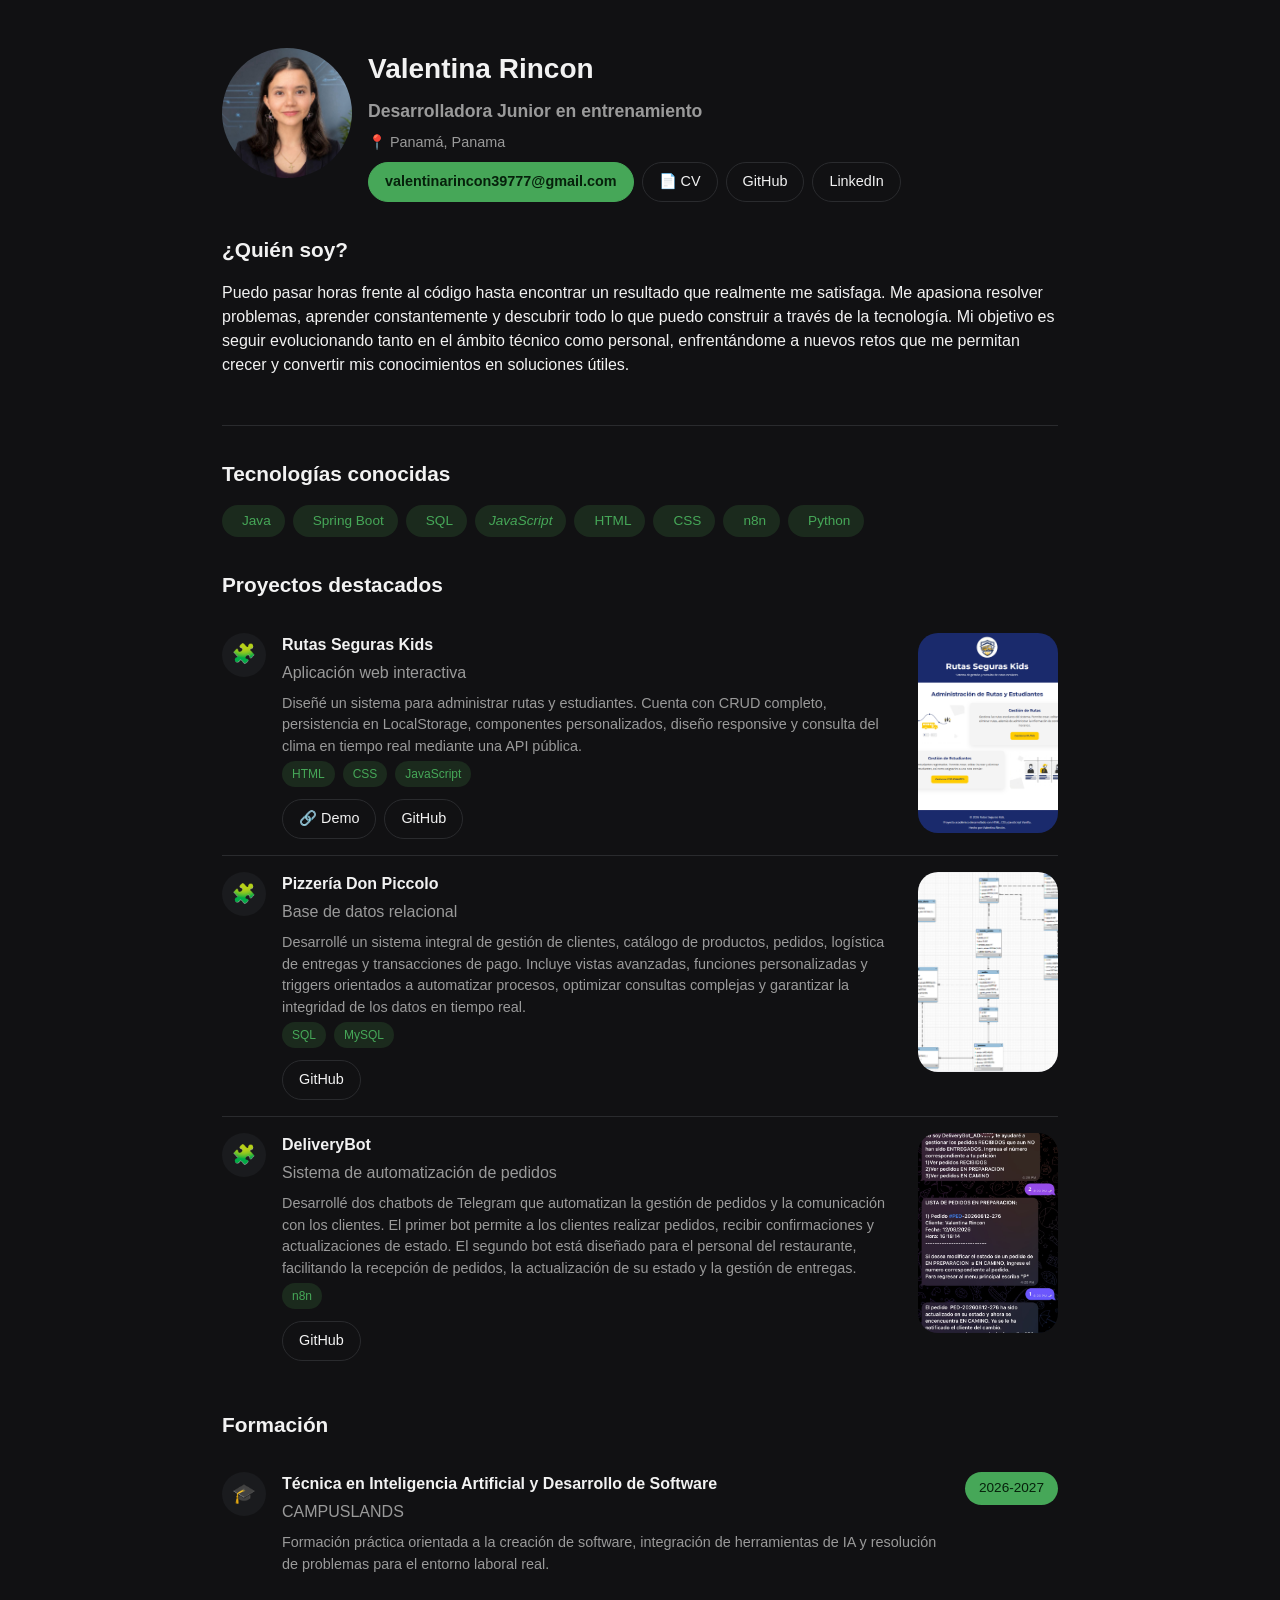
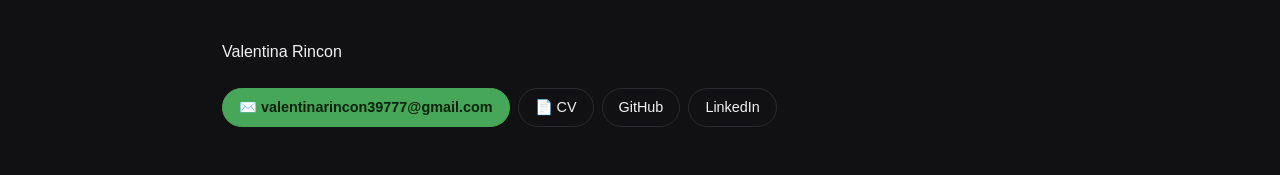
<file: index.html>
<!DOCTYPE html>
<html lang="es">
<head>
  <meta charset="UTF-8">
  <meta name="viewport" content="width=device-width, initial-scale=1.0">
  <title>Valentina Rincon — Desarrolladora</title>
 <link rel="icon" href="assets/avatar.jpg" >
  <link rel="stylesheet" href="style.css">
</head>
<body>

    
  <main class="portfolio">
 
    <!-- HEADER -->
    <header class="header">
      <img class="avatar" src="assets/avatar.jpg" alt="Foto de perfil">
      <div class="header-info">
        <h1>Valentina Rincon</h1>
        <h2 class="skill">Desarrolladora Junior en entrenamiento</h2>
        <p class="location">
          <span aria-hidden="true">📍</span> Panamá, Panama
        </p>
 
        <div class="media">
          <a class="btn btn-solid" >
             valentinarincon39777@gmail.com
          </a>
          <div class="media-links">
            <a class="btn" href="https://drive.google.com/file/d/13-wh_CLWmAPL011jVxY_jJJwFTj4Y9oR/view?usp=sharing" target="_blank" rel="noopener">📄 CV</a>
            <a class="btn" href="https://github.com/valentinarincon39777-coder" target="_blank" rel="noopener">GitHub</a>
            <a class="btn" href="https://www.linkedin.com/in/valentina-rincon-mayorga-787b583a9/" target="_blank" rel="noopener">LinkedIn</a>
          </div>
        </div>
      </div>
    </header>





    
 
    <!-- SOBRE MI -->
    <section class="section" aria-labelledby="about-title">
      <h2 id="about-title">¿Quién soy?</h2>
      <p> Puedo pasar horas frente al código hasta encontrar un resultado que realmente me satisfaga. Me apasiona resolver problemas, aprender constantemente y descubrir todo lo que puedo construir a través de la tecnología.

Mi objetivo es seguir evolucionando tanto en el ámbito técnico como personal, enfrentándome a nuevos retos que me permitan crecer y convertir mis conocimientos en soluciones útiles.</p>
    </section>
    
 
    <hr class="divider">
 
    <!-- TECNOLOGIAS -->
    <section class="section" aria-labelledby="tech-title">
      <h2 id="tech-title">Tecnologías conocidas</h2>
      <ul class="tech-list">

        
        <li class="badge"><i class="devicon-css3-plain"></i>Java</li>
        <li class="badge"><i class="devicon-css3-plain"></i>Spring Boot</li>
        <li class="badge"><i class="devicon-css3-plain"></i>SQL</li>
        <li class="badge"><i class="devicon-javascript-plain">JavaScript</i></li>
        <li class="badge"><i class="devicon-django-plain"></i>HTML</li>
        <li class="badge"><i class="devicon-postgresql-plain"></i>CSS</li>
        <li class="badge"><i class="devicon-postgresql-plain"></i>n8n</li>
        <li class="badge"><i class="devicon-python-plain"></i> Python</li>
        
      </ul>
    </section>


 
    <!-- EXPERIENCIA -->


    <!--  <section class="section" aria-labelledby="experience-title">
      <h2 id="experience-title">Experiencia</h2>
      
      <article class="info-item">
        <div class="icon-badge" aria-hidden="true">💼</div>
        <div class="info-content">
          <p class="info-title">Puesto</p>
          <p class="info-subtitle">Empresa</p>
          <p class="info-description">Breve descripción de tus funciones y logros.</p>
        </div>
        <span class="badge badge-muted">2024 - Presente</span>
      </article>
    </section>
    -->

    





        <!-- PROYECTOS-->
 
    <section class="section" aria-labelledby="projects-title">
      <h2 id="projects-title">Proyectos destacados</h2>
    

      
        <!--proyecto 1-->
      <article class="info-item">
        <div class="icon-badge" aria-hidden="true">🧩</div>
        <div class="info-content">
          <p class="info-title">Rutas Seguras Kids</p>
          <p class="info-subtitle">Aplicación web interactiva</p>
          <p class="info-description">Diseñé un sistema para administrar rutas y estudiantes. Cuenta con CRUD completo, persistencia en LocalStorage, componentes personalizados, diseño responsive y consulta del clima en tiempo real mediante una API pública.</p>
          <ul class="tech-list tech-list-small">
            <li class="badge" class="badge badge-outline">HTML</li>
            <li  class="badge" class="badge badge-outline">CSS</li>
            <li  class="badge" class="badge badge-outline">JavaScript</li>
          </ul>
          <div class="info-links">
            <a class="btn" href="https://valentinarincon39777-coder.github.io/js-vanilla-route-manager/" target="_blank">🔗 Demo</a>
            <a class="btn" href="https://github.com/valentinarincon39777-coder/js-vanilla-route-manager" target="_blank">GitHub</a>
            <!--<a class="btn" href="https://github.com/valentinarincon39777-coder/js-vanilla-route-manager" target="_blank">Video</a> -->
          </div>
        </div>
        <img class="info-image" src="assets/proyecto_1.png" alt="Captura del proyecto">
      </article>

      <!--proyecto 2-->
      <article class="info-item">
        <div class="icon-badge" aria-hidden="true">🧩</div>
        <div class="info-content">
          <p class="info-title">Pizzería Don Piccolo</p>
          <p class="info-subtitle">Base de datos relacional</p>
          <p class="info-description">Desarrollé un sistema integral de gestión de clientes, catálogo de productos, pedidos, logística de entregas y transacciones de pago. Incluye vistas avanzadas, funciones personalizadas y triggers orientados a automatizar procesos, optimizar consultas complejas y garantizar la integridad de los datos en tiempo real.</p>
          <ul class="tech-list tech-list-small">
            <li class="badge" class="badge badge-outline">SQL</li>
            <li class="badge" class="badge badge-outline">MySQL</li>
            
          </ul>
          <div class="info-links">
            <a class="btn" href="https://github.com/valentinarincon39777-coder/sql-restaurant-order-database" target="_blank">GitHub</a>
            <!--<a class="btn" href="https://github.com/valentinarincon39777-coder/sql-restaurant-order-databas" target="_blank">Video</a> -->
          </div>
        </div>
        <img class="info-image" src="assets/proyecto_2.png" alt="Captura del proyecto">
      </article>

      <!--proyecto 3-->
      <article class="info-item">
        <div class="icon-badge" aria-hidden="true">🧩</div>
        <div class="info-content">
          <p class="info-title">DeliveryBot</p>
          <p class="info-subtitle">Sistema de automatización de pedidos</p>
          <p class="info-description">Desarrollé dos chatbots de Telegram que automatizan la gestión de pedidos y la comunicación con los clientes. El primer bot permite a los clientes realizar pedidos, recibir confirmaciones y actualizaciones de estado. El segundo bot está diseñado para el personal del restaurante, facilitando la recepción de pedidos, la actualización de su estado y la gestión de entregas. </p>
          <ul class="tech-list tech-list-small">
            <li class="badge" class="badge badge-outline">n8n</li>
        
            
          </ul>
          <div class="info-links">
            <a class="btn" href="https://github.com/valentinarincon39777-coder/deliverybot-n8n-telegram" target="_blank">GitHub</a>
            <!--<a class="btn" href="https://github.com/valentinarincon39777-coder/deliverybot-n8n-telegram" target="_blank">Video</a> -->
          </div>
        </div>
        <img class="info-image" src="assets/proyecto_3.jpg" alt="Captura del proyecto">
      </article>


      





    </section>


       <!-- FORMACION -->
 
    <section class="section" aria-labelledby="training-title">
      <h2 id="training-title">Formación</h2>
 
      <article class="info-item">
        <div class="icon-badge" aria-hidden="true">🎓</div>
        <div class="info-content">
          <p class="info-title">Técnica en Inteligencia Artificial y Desarrollo de Software </p>
          <p class="info-subtitle">CAMPUSLANDS</p>
          <p class="info-description">Formación práctica orientada a la creación de software, integración de herramientas de IA y resolución de problemas para el entorno laboral real.   </p>
        </div>
        <span class="badge badge-accent">2026-2027</span>
      </article>
    </section>



 
    <!-- EXTRA -->

        <!--   <section class="section" aria-labelledby="extra-title">
      <h2 id="extra-title">Extra</h2>
      <div class="cards-grid">
        <a class="card" href="#">
          <img class="card-image" src="assets/extra_1.jpg" alt="">
          <div class="card-body">
            <p class="card-title">Título</p>
            <p class="card-description">Descripción breve.</p>
          </div>
        </a>
        <a class="card" href="#">
          <img class="card-image" src="assets/extra_2.jpg" alt="">
          <div class="card-body">
            <p class="card-title">Título</p>
            <p class="card-description">Descripción breve.</p>
          </div>
        </a>
        <a class="card" href="#">
          <img class="card-image" src="assets/extra_3.jpg" alt="">
          <div class="card-body">
            <p class="card-title">Título</p>
            <p class="card-description">Descripción breve.</p>
          </div>
        </a>
      </div>
    </section>
 
    <hr class="divider">-->


    


 
    <!-- FOOTER-->
    <footer class="footer">
      <p>Valentina Rincon</p>

      <div class="media">
        <a class="btn btn-solid" >✉️ valentinarincon39777@gmail.com</a>
        <div class="media-links">
          <a class="btn" href="https://drive.google.com/file/d/13-wh_CLWmAPL011jVxY_jJJwFTj4Y9oR/view?usp=sharing" target="_blank" rel="noopener">📄 CV</a>
          <a class="btn" href="https://github.com/valentinarincon39777-coder" target="_blank" rel="noopener">GitHub</a>
          <a class="btn" href="https://www.linkedin.com/in/valentina-rincon-mayorga-787b583a9/" target="_blank" rel="noopener">LinkedIn</a>
        </div>
      </div>
    </footer>
 
  </main>
 
</body>
</html>
</file>
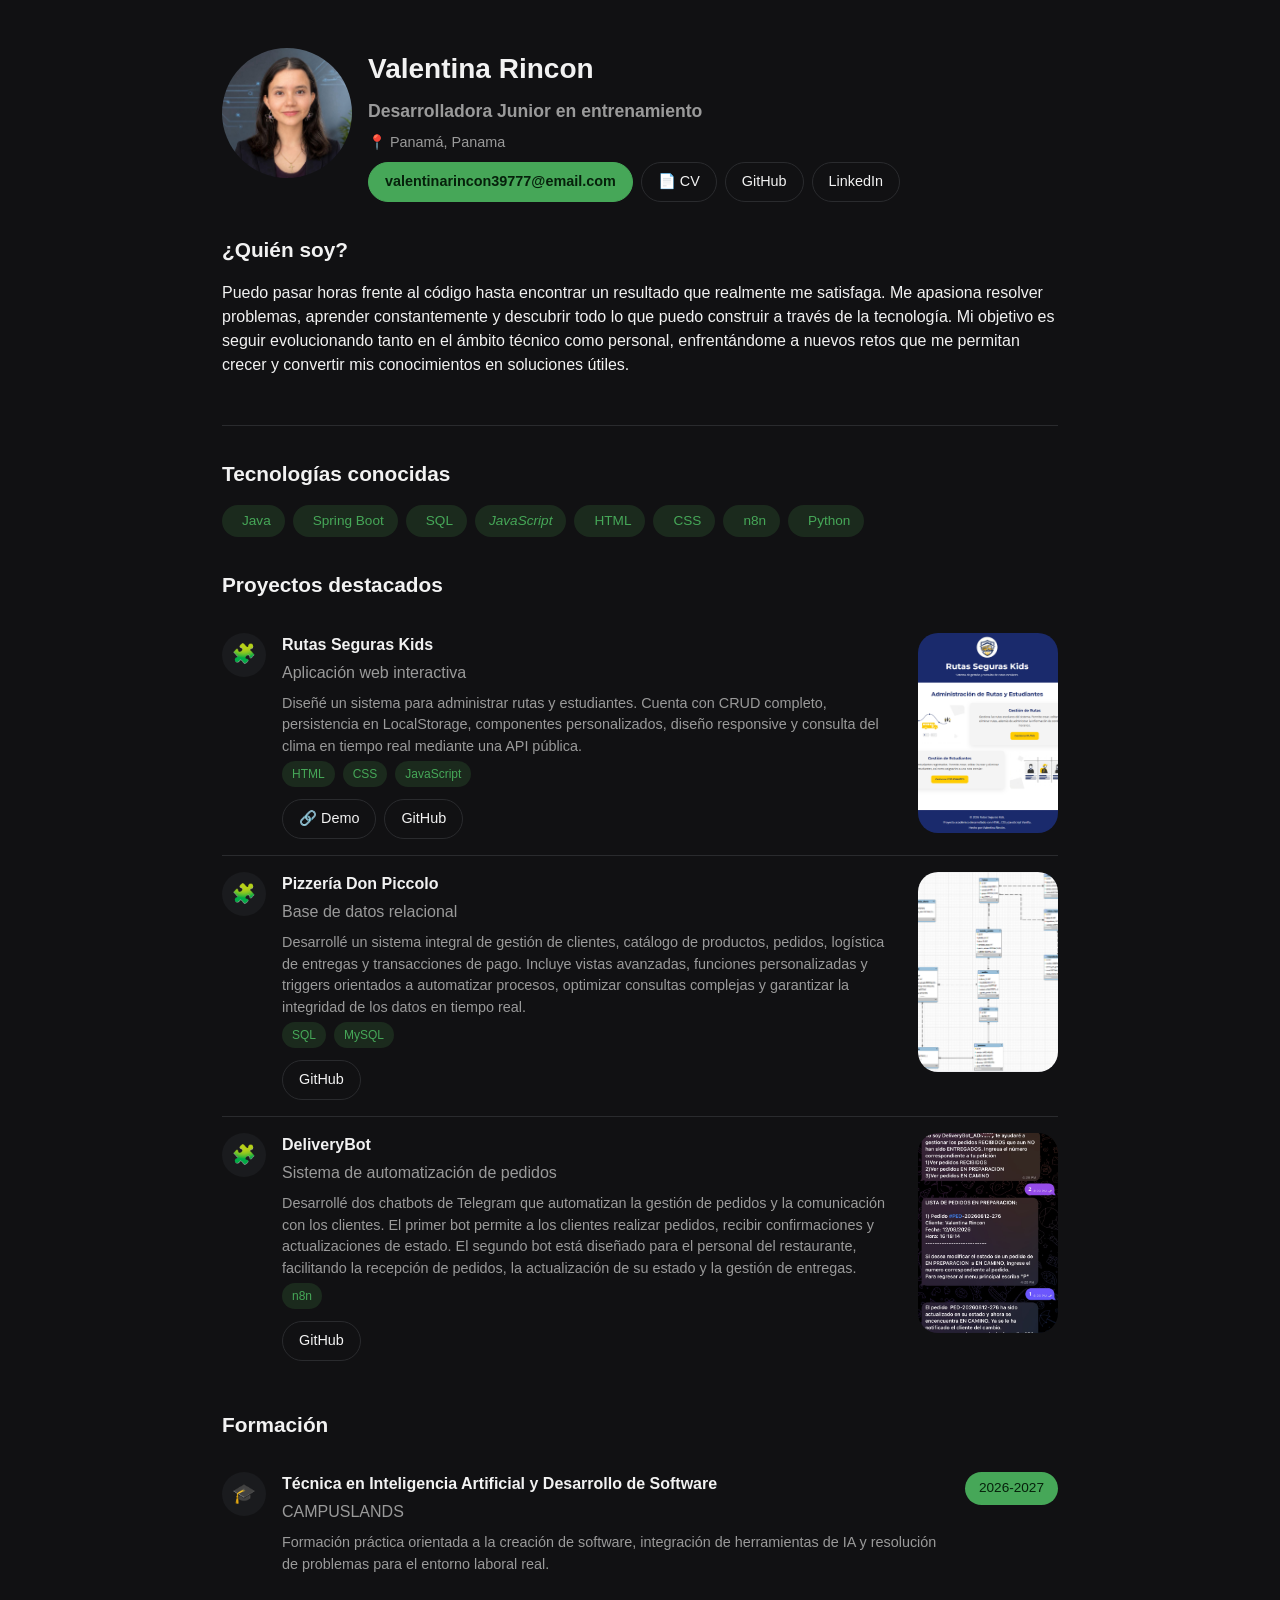
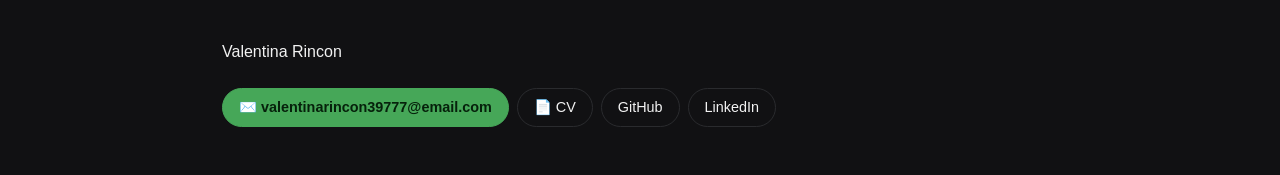
<file: portfolio/index.html>
<!DOCTYPE html>
<html lang="es">
<head>
  <meta charset="UTF-8">
  <meta name="viewport" content="width=device-width, initial-scale=1.0">
  <title>Valentina Rincon — Desarrolladora</title>
 <link rel="icon" href="../assets/avatar.jpg" >
  <link rel="stylesheet" href="style.css">
</head>
<body>

    
  <main class="portfolio">
 
    <!-- HEADER -->
    <header class="header">
      <img class="avatar" src="../assets/avatar.jpg" alt="Foto de perfil">
      <div class="header-info">
        <h1>Valentina Rincon</h1>
        <h2 class="skill">Desarrolladora Junior en entrenamiento</h2>
        <p class="location">
          <span aria-hidden="true">📍</span> Panamá, Panama
        </p>
 
        <div class="media">
          <a class="btn btn-solid" >
             valentinarincon39777@email.com
          </a>
          <div class="media-links">
            <a class="btn" href="https://drive.google.com/file/d/13-wh_CLWmAPL011jVxY_jJJwFTj4Y9oR/view?usp=sharing" target="_blank" rel="noopener">📄 CV</a>
            <a class="btn" href="https://github.com/valentinarincon39777-coder" target="_blank" rel="noopener">GitHub</a>
            <a class="btn" href="https://www.linkedin.com/in/valentina-rincon-mayorga-787b583a9/" target="_blank" rel="noopener">LinkedIn</a>
          </div>
        </div>
      </div>
    </header>





    
 
    <!-- SOBRE MI -->
    <section class="section" aria-labelledby="about-title">
      <h2 id="about-title">¿Quién soy?</h2>
      <p> Puedo pasar horas frente al código hasta encontrar un resultado que realmente me satisfaga. Me apasiona resolver problemas, aprender constantemente y descubrir todo lo que puedo construir a través de la tecnología.

Mi objetivo es seguir evolucionando tanto en el ámbito técnico como personal, enfrentándome a nuevos retos que me permitan crecer y convertir mis conocimientos en soluciones útiles.</p>
    </section>
    
 
    <hr class="divider">
 
    <!-- TECNOLOGIAS -->
    <section class="section" aria-labelledby="tech-title">
      <h2 id="tech-title">Tecnologías conocidas</h2>
      <ul class="tech-list">

        
        <li class="badge"><i class="devicon-css3-plain"></i>Java</li>
        <li class="badge"><i class="devicon-css3-plain"></i>Spring Boot</li>
        <li class="badge"><i class="devicon-css3-plain"></i>SQL</li>
        <li class="badge"><i class="devicon-javascript-plain">JavaScript</i></li>
        <li class="badge"><i class="devicon-django-plain"></i>HTML</li>
        <li class="badge"><i class="devicon-postgresql-plain"></i>CSS</li>
        <li class="badge"><i class="devicon-postgresql-plain"></i>n8n</li>
        <li class="badge"><i class="devicon-python-plain"></i> Python</li>
        
      </ul>
    </section>


 
    <!-- EXPERIENCIA -->


    <!--  <section class="section" aria-labelledby="experience-title">
      <h2 id="experience-title">Experiencia</h2>
      
      <article class="info-item">
        <div class="icon-badge" aria-hidden="true">💼</div>
        <div class="info-content">
          <p class="info-title">Puesto</p>
          <p class="info-subtitle">Empresa</p>
          <p class="info-description">Breve descripción de tus funciones y logros.</p>
        </div>
        <span class="badge badge-muted">2024 - Presente</span>
      </article>
    </section>
    -->

    





        <!-- PROYECTOS-->
 
    <section class="section" aria-labelledby="projects-title">
      <h2 id="projects-title">Proyectos destacados</h2>
    

      
        <!--proyecto 1-->
      <article class="info-item">
        <div class="icon-badge" aria-hidden="true">🧩</div>
        <div class="info-content">
          <p class="info-title">Rutas Seguras Kids</p>
          <p class="info-subtitle">Aplicación web interactiva</p>
          <p class="info-description">Diseñé un sistema para administrar rutas y estudiantes. Cuenta con CRUD completo, persistencia en LocalStorage, componentes personalizados, diseño responsive y consulta del clima en tiempo real mediante una API pública.</p>
          <ul class="tech-list tech-list-small">
            <li class="badge" class="badge badge-outline">HTML</li>
            <li  class="badge" class="badge badge-outline">CSS</li>
            <li  class="badge" class="badge badge-outline">JavaScript</li>
          </ul>
          <div class="info-links">
            <a class="btn" href="https://valentinarincon39777-coder.github.io/js-vanilla-route-manager/" target="_blank">🔗 Demo</a>
            <a class="btn" href="https://github.com/valentinarincon39777-coder/js-vanilla-route-manager" target="_blank">GitHub</a>
            <!--<a class="btn" href="https://github.com/valentinarincon39777-coder/js-vanilla-route-manager" target="_blank">Video</a> -->
          </div>
        </div>
        <img class="info-image" src="../assets/proyecto_1.png" alt="Captura del proyecto">
      </article>

      <!--proyecto 2-->
      <article class="info-item">
        <div class="icon-badge" aria-hidden="true">🧩</div>
        <div class="info-content">
          <p class="info-title">Pizzería Don Piccolo</p>
          <p class="info-subtitle">Base de datos relacional</p>
          <p class="info-description">Desarrollé un sistema integral de gestión de clientes, catálogo de productos, pedidos, logística de entregas y transacciones de pago. Incluye vistas avanzadas, funciones personalizadas y triggers orientados a automatizar procesos, optimizar consultas complejas y garantizar la integridad de los datos en tiempo real.</p>
          <ul class="tech-list tech-list-small">
            <li class="badge" class="badge badge-outline">SQL</li>
            <li class="badge" class="badge badge-outline">MySQL</li>
            
          </ul>
          <div class="info-links">
            <a class="btn" href="https://github.com/valentinarincon39777-coder/sql-restaurant-order-database" target="_blank">GitHub</a>
            <!--<a class="btn" href="https://github.com/valentinarincon39777-coder/sql-restaurant-order-databas" target="_blank">Video</a> -->
          </div>
        </div>
        <img class="info-image" src="../assets/proyecto_2.png" alt="Captura del proyecto">
      </article>

      <!--proyecto 3-->
      <article class="info-item">
        <div class="icon-badge" aria-hidden="true">🧩</div>
        <div class="info-content">
          <p class="info-title">DeliveryBot</p>
          <p class="info-subtitle">Sistema de automatización de pedidos</p>
          <p class="info-description">Desarrollé dos chatbots de Telegram que automatizan la gestión de pedidos y la comunicación con los clientes. El primer bot permite a los clientes realizar pedidos, recibir confirmaciones y actualizaciones de estado. El segundo bot está diseñado para el personal del restaurante, facilitando la recepción de pedidos, la actualización de su estado y la gestión de entregas. </p>
          <ul class="tech-list tech-list-small">
            <li class="badge" class="badge badge-outline">n8n</li>
        
            
          </ul>
          <div class="info-links">
            <a class="btn" href="https://github.com/valentinarincon39777-coder/deliverybot-n8n-telegram" target="_blank">GitHub</a>
            <!--<a class="btn" href="https://github.com/valentinarincon39777-coder/deliverybot-n8n-telegram" target="_blank">Video</a> -->
          </div>
        </div>
        <img class="info-image" src="../assets/proyecto_3.jpg" alt="Captura del proyecto">
      </article>


      





    </section>


       <!-- FORMACION -->
 
    <section class="section" aria-labelledby="training-title">
      <h2 id="training-title">Formación</h2>
 
      <article class="info-item">
        <div class="icon-badge" aria-hidden="true">🎓</div>
        <div class="info-content">
          <p class="info-title">Técnica en Inteligencia Artificial y Desarrollo de Software </p>
          <p class="info-subtitle">CAMPUSLANDS</p>
          <p class="info-description">Formación práctica orientada a la creación de software, integración de herramientas de IA y resolución de problemas para el entorno laboral real.   </p>
        </div>
        <span class="badge badge-accent">2026-2027</span>
      </article>
    </section>



 
    <!-- EXTRA -->

        <!--   <section class="section" aria-labelledby="extra-title">
      <h2 id="extra-title">Extra</h2>
      <div class="cards-grid">
        <a class="card" href="#">
          <img class="card-image" src="assets/extra_1.jpg" alt="">
          <div class="card-body">
            <p class="card-title">Título</p>
            <p class="card-description">Descripción breve.</p>
          </div>
        </a>
        <a class="card" href="#">
          <img class="card-image" src="assets/extra_2.jpg" alt="">
          <div class="card-body">
            <p class="card-title">Título</p>
            <p class="card-description">Descripción breve.</p>
          </div>
        </a>
        <a class="card" href="#">
          <img class="card-image" src="assets/extra_3.jpg" alt="">
          <div class="card-body">
            <p class="card-title">Título</p>
            <p class="card-description">Descripción breve.</p>
          </div>
        </a>
      </div>
    </section>
 
    <hr class="divider">-->


    


 
    <!-- FOOTER-->
    <footer class="footer">
      <p>Valentina Rincon</p>

      <div class="media">
        <a class="btn btn-solid" >✉️ valentinarincon39777@email.com</a>
        <div class="media-links">
          <a class="btn" href="https://drive.google.com/file/d/13-wh_CLWmAPL011jVxY_jJJwFTj4Y9oR/view?usp=sharing" target="_blank" rel="noopener">📄 CV</a>
          <a class="btn" href="https://github.com/valentinarincon39777-coder" target="_blank" rel="noopener">GitHub</a>
          <a class="btn" href="https://www.linkedin.com/in/valentina-rincon-mayorga-787b583a9/" target="_blank" rel="noopener">LinkedIn</a>
        </div>
      </div>
    </footer>
 
  </main>
 
</body>
</html>
</file>
<file: style.css>
:root {
  
  --color-bg: #111113;
  --color-surface: #1a1b1e;
  --color-border: #2a2b2e;
  --color-text: #f2f2f2;
  --color-text-muted: #9a9a9a;
  --color-accent: #46a758;
  --color-accent-soft: #1b2a1d;

  --space-xs: 8px;
  --space-sm: 16px;
  --space-md: 32px;
  --space-lg: 48px;

  --radius-pill: 999px;
  --radius-card: 20px;

  --max-width: 900px;
  --image-height: 200px;
}

* {
  box-sizing: border-box;
}

body {
  margin: 0;
  background: var(--color-bg);
  color: var(--color-text);
  font-family: -apple-system, "Segoe UI", Roboto, sans-serif;
  line-height: 1.5;
}

.portfolio {
  max-width: var(--max-width);
  margin: 0 auto;
  padding: var(--space-lg) var(--space-md);
  display: flex;
  flex-direction: column;
  gap: var(--space-md);
}


.header {
  display: flex;
  gap: var(--space-sm);
  align-items: flex-start;
}

.avatar {
  width: 130px;
  height: 130px;
  border-radius: var(--radius-pill);
  object-fit: cover;
  flex-shrink: 0;
}

.header-info {
  display: flex;
  flex-direction: column;
  gap: var(--space-xs);
}

h1 {
  margin: 0;
  font-size: 1.75rem;
}

.skill {
  margin: 0;
  font-size: 1.1rem;
  font-weight: 600;
  color: var(--color-text-muted);
}

.location {
  margin: 0;
  color: var(--color-text-muted);
  font-size: 0.9rem;
}


.btn {
  display: inline-flex;
  align-items: center;
  gap: 6px;
  padding: 8px 16px;
  border-radius: var(--radius-pill);
  border: 1px solid var(--color-border);
  color: var(--color-text);
  text-decoration: none;
  font-size: 0.9rem;
  transition: border-color 0.15s ease;
}

.btn:hover,
.btn:focus-visible {
  border-color: var(--color-accent);
}

.btn-solid {
  background: var(--color-accent);
  border-color: var(--color-accent);
  color: #06210b;
  font-weight: 600;
}

.media {
  display: flex;
  flex-wrap: wrap;
  gap: var(--space-xs);
  align-items: center;
}

.media-links {
  display: flex;
  gap: var(--space-xs);
  flex-wrap: wrap;
}

.section h2 {
  margin: 0 0 var(--space-sm) 0;
  font-size: 1.3rem;
}

.divider {
  border: none;
  border-top: 1px solid var(--color-border);
  margin: 0;
}

.tech-list {
  list-style: none;
  margin: 0;
  padding: 0;
  display: flex;
  flex-wrap: wrap;
  gap: var(--space-xs);
}

.badge {
  display: inline-flex;
  align-items: center;
  gap: 6px;
  padding: 6px 14px;
  border-radius: var(--radius-pill);
  background: var(--color-accent-soft);
  color: var(--color-accent);
  font-size: 0.85rem;
}

.badge-muted {
  background: var(--color-surface);
  color: var(--color-text-muted);
}

.badge-outline {
  background: transparent;
  border: 1px solid var(--color-border);
  color: var(--color-text-muted);
}

.badge-accent {
  background: var(--color-accent);
  color: #06210b;
}

.info-item {
  display: flex;
  gap: var(--space-sm);
  align-items: flex-start;
  padding: var(--space-sm) 0;
  border-bottom: 1px solid var(--color-border);
}

.info-item:last-child {
  border-bottom: none;
}

.icon-badge {
  width: 44px;
  height: 44px;
  flex-shrink: 0;
  display: flex;
  align-items: center;
  justify-content: center;
  border-radius: var(--radius-pill);
  background: var(--color-surface);
  font-size: 1.2rem;
}

.info-content {
  flex: 1;
  min-width: 0;
  display: flex;
  flex-direction: column;
  gap: 4px;
}

.info-title {
  margin: 0;
  font-weight: 700;
}

.info-subtitle {
  margin: 0;
  color: var(--color-text-muted);
}

.info-description {
  margin: 4px 0 0 0;
  color: var(--color-text-muted);
  font-size: 0.9rem;
}

.tech-list-small .badge {
  font-size: 0.75rem;
  padding: 4px 10px;
}

.info-links {
  display: flex;
  gap: var(--space-xs);
  margin-top: var(--space-xs);
}

.info-image {
  width: 140px;
  height: var(--image-height);
  border-radius: var(--radius-card);
  object-fit: cover;
  flex-shrink: 0;
}


@media (max-width: 640px) {
  .info-item {
    flex-direction: column-reverse;
  }
  .info-image {
    width: 100%;
    height: auto;
    max-height: var(--image-height);
  }

  .btn.btn-solid {
    padding:5px;
    font-size: 0.75rem;

  }

.header { 
  display: flex;
  flex-direction: column;
}

.cards-grid {
  display: grid;
  grid-template-columns: 1fr;
  gap: var(--space-sm);
}

}

@media (min-width: 640px) {
  .cards-grid {
    grid-template-columns: repeat(3, 1fr);
  }

 
}







.card {
  display: block;
  background: var(--color-surface);
  border: 1px solid var(--color-border);
  border-radius: var(--radius-card);
  overflow: hidden;
  text-decoration: none;
  color: var(--color-text);
  transition: border-color 0.15s ease;
}

.card:hover,
.card:focus-visible {
  border-color: var(--color-accent);
}

.card-image {
  width: 100%;
  height: var(--image-height);
  object-fit: cover;
  display: block;
}

.card-body {
  padding: var(--space-sm);
}

.card-title {
  margin: 0 0 4px 0;
  font-weight: 700;
  color: var(--color-accent);
}

.card-description {
  margin: 0;
  color: var(--color-text-muted);
  font-size: 0.9rem;
}


.footer {
  display: flex;
  flex-direction: column;
  gap: var(--space-xs);
}
</file>
<file: portfolio/style.css>
:root {
  
  --color-bg: #111113;
  --color-surface: #1a1b1e;
  --color-border: #2a2b2e;
  --color-text: #f2f2f2;
  --color-text-muted: #9a9a9a;
  --color-accent: #46a758;
  --color-accent-soft: #1b2a1d;

  --space-xs: 8px;
  --space-sm: 16px;
  --space-md: 32px;
  --space-lg: 48px;

  --radius-pill: 999px;
  --radius-card: 20px;

  --max-width: 900px;
  --image-height: 200px;
}

* {
  box-sizing: border-box;
}

body {
  margin: 0;
  background: var(--color-bg);
  color: var(--color-text);
  font-family: -apple-system, "Segoe UI", Roboto, sans-serif;
  line-height: 1.5;
}

.portfolio {
  max-width: var(--max-width);
  margin: 0 auto;
  padding: var(--space-lg) var(--space-md);
  display: flex;
  flex-direction: column;
  gap: var(--space-md);
}


.header {
  display: flex;
  gap: var(--space-sm);
  align-items: flex-start;
}

.avatar {
  width: 130px;
  height: 130px;
  border-radius: var(--radius-pill);
  object-fit: cover;
  flex-shrink: 0;
}

.header-info {
  display: flex;
  flex-direction: column;
  gap: var(--space-xs);
}

h1 {
  margin: 0;
  font-size: 1.75rem;
}

.skill {
  margin: 0;
  font-size: 1.1rem;
  font-weight: 600;
  color: var(--color-text-muted);
}

.location {
  margin: 0;
  color: var(--color-text-muted);
  font-size: 0.9rem;
}


.btn {
  display: inline-flex;
  align-items: center;
  gap: 6px;
  padding: 8px 16px;
  border-radius: var(--radius-pill);
  border: 1px solid var(--color-border);
  color: var(--color-text);
  text-decoration: none;
  font-size: 0.9rem;
  transition: border-color 0.15s ease;
}

.btn:hover,
.btn:focus-visible {
  border-color: var(--color-accent);
}

.btn-solid {
  background: var(--color-accent);
  border-color: var(--color-accent);
  color: #06210b;
  font-weight: 600;
}

.media {
  display: flex;
  flex-wrap: wrap;
  gap: var(--space-xs);
  align-items: center;
}

.media-links {
  display: flex;
  gap: var(--space-xs);
  flex-wrap: wrap;
}

.section h2 {
  margin: 0 0 var(--space-sm) 0;
  font-size: 1.3rem;
}

.divider {
  border: none;
  border-top: 1px solid var(--color-border);
  margin: 0;
}

.tech-list {
  list-style: none;
  margin: 0;
  padding: 0;
  display: flex;
  flex-wrap: wrap;
  gap: var(--space-xs);
}

.badge {
  display: inline-flex;
  align-items: center;
  gap: 6px;
  padding: 6px 14px;
  border-radius: var(--radius-pill);
  background: var(--color-accent-soft);
  color: var(--color-accent);
  font-size: 0.85rem;
}

.badge-muted {
  background: var(--color-surface);
  color: var(--color-text-muted);
}

.badge-outline {
  background: transparent;
  border: 1px solid var(--color-border);
  color: var(--color-text-muted);
}

.badge-accent {
  background: var(--color-accent);
  color: #06210b;
}

.info-item {
  display: flex;
  gap: var(--space-sm);
  align-items: flex-start;
  padding: var(--space-sm) 0;
  border-bottom: 1px solid var(--color-border);
}

.info-item:last-child {
  border-bottom: none;
}

.icon-badge {
  width: 44px;
  height: 44px;
  flex-shrink: 0;
  display: flex;
  align-items: center;
  justify-content: center;
  border-radius: var(--radius-pill);
  background: var(--color-surface);
  font-size: 1.2rem;
}

.info-content {
  flex: 1;
  min-width: 0;
  display: flex;
  flex-direction: column;
  gap: 4px;
}

.info-title {
  margin: 0;
  font-weight: 700;
}

.info-subtitle {
  margin: 0;
  color: var(--color-text-muted);
}

.info-description {
  margin: 4px 0 0 0;
  color: var(--color-text-muted);
  font-size: 0.9rem;
}

.tech-list-small .badge {
  font-size: 0.75rem;
  padding: 4px 10px;
}

.info-links {
  display: flex;
  gap: var(--space-xs);
  margin-top: var(--space-xs);
}

.info-image {
  width: 140px;
  height: var(--image-height);
  border-radius: var(--radius-card);
  object-fit: cover;
  flex-shrink: 0;
}


@media (max-width: 640px) {
  .info-item {
    flex-direction: column-reverse;
  }
  .info-image {
    width: 100%;
    height: auto;
    max-height: var(--image-height);
  }

  .btn.btn-solid {
    padding:5px;
    font-size: 0.75rem;

  }
}

.cards-grid {
  display: grid;
  grid-template-columns: 1fr;
  gap: var(--space-sm);
}

@media (min-width: 640px) {
  .cards-grid {
    grid-template-columns: repeat(3, 1fr);
  }

 
}







.card {
  display: block;
  background: var(--color-surface);
  border: 1px solid var(--color-border);
  border-radius: var(--radius-card);
  overflow: hidden;
  text-decoration: none;
  color: var(--color-text);
  transition: border-color 0.15s ease;
}

.card:hover,
.card:focus-visible {
  border-color: var(--color-accent);
}

.card-image {
  width: 100%;
  height: var(--image-height);
  object-fit: cover;
  display: block;
}

.card-body {
  padding: var(--space-sm);
}

.card-title {
  margin: 0 0 4px 0;
  font-weight: 700;
  color: var(--color-accent);
}

.card-description {
  margin: 0;
  color: var(--color-text-muted);
  font-size: 0.9rem;
}


.footer {
  display: flex;
  flex-direction: column;
  gap: var(--space-xs);
}
</file>
